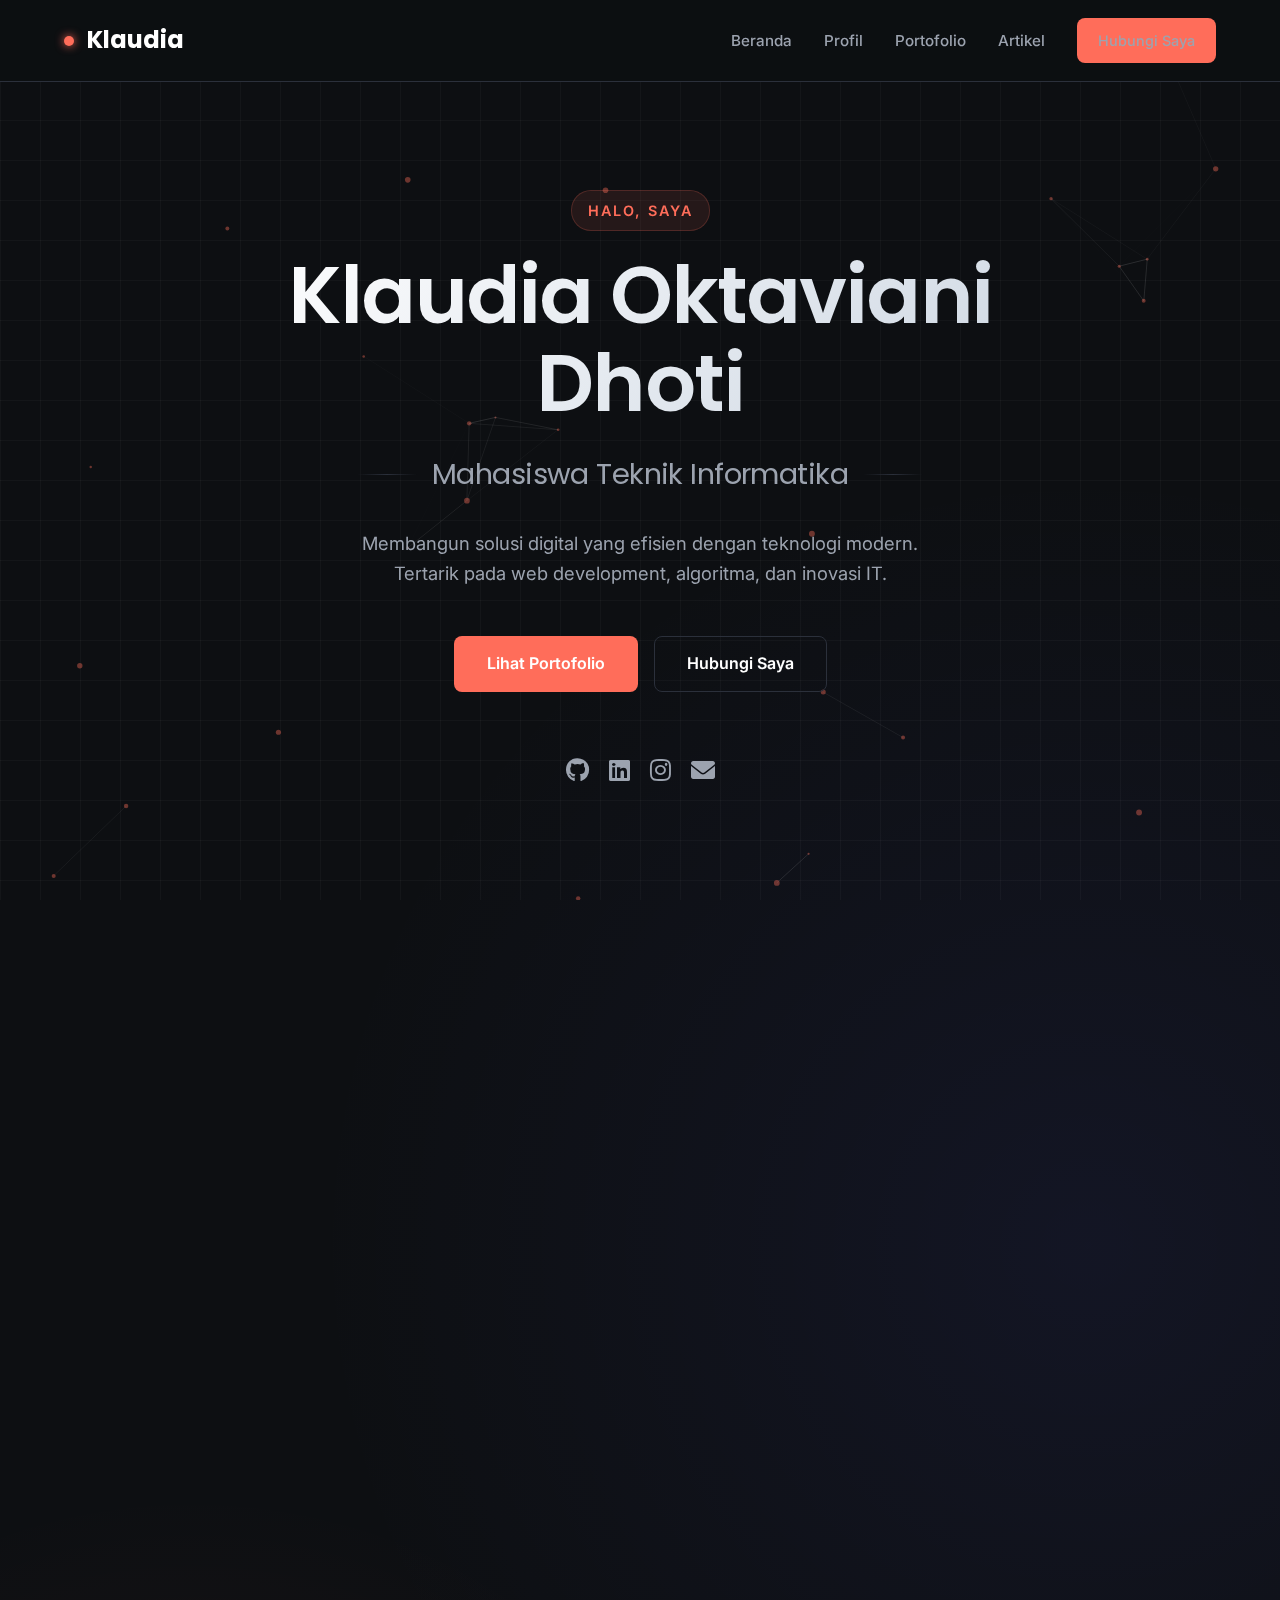
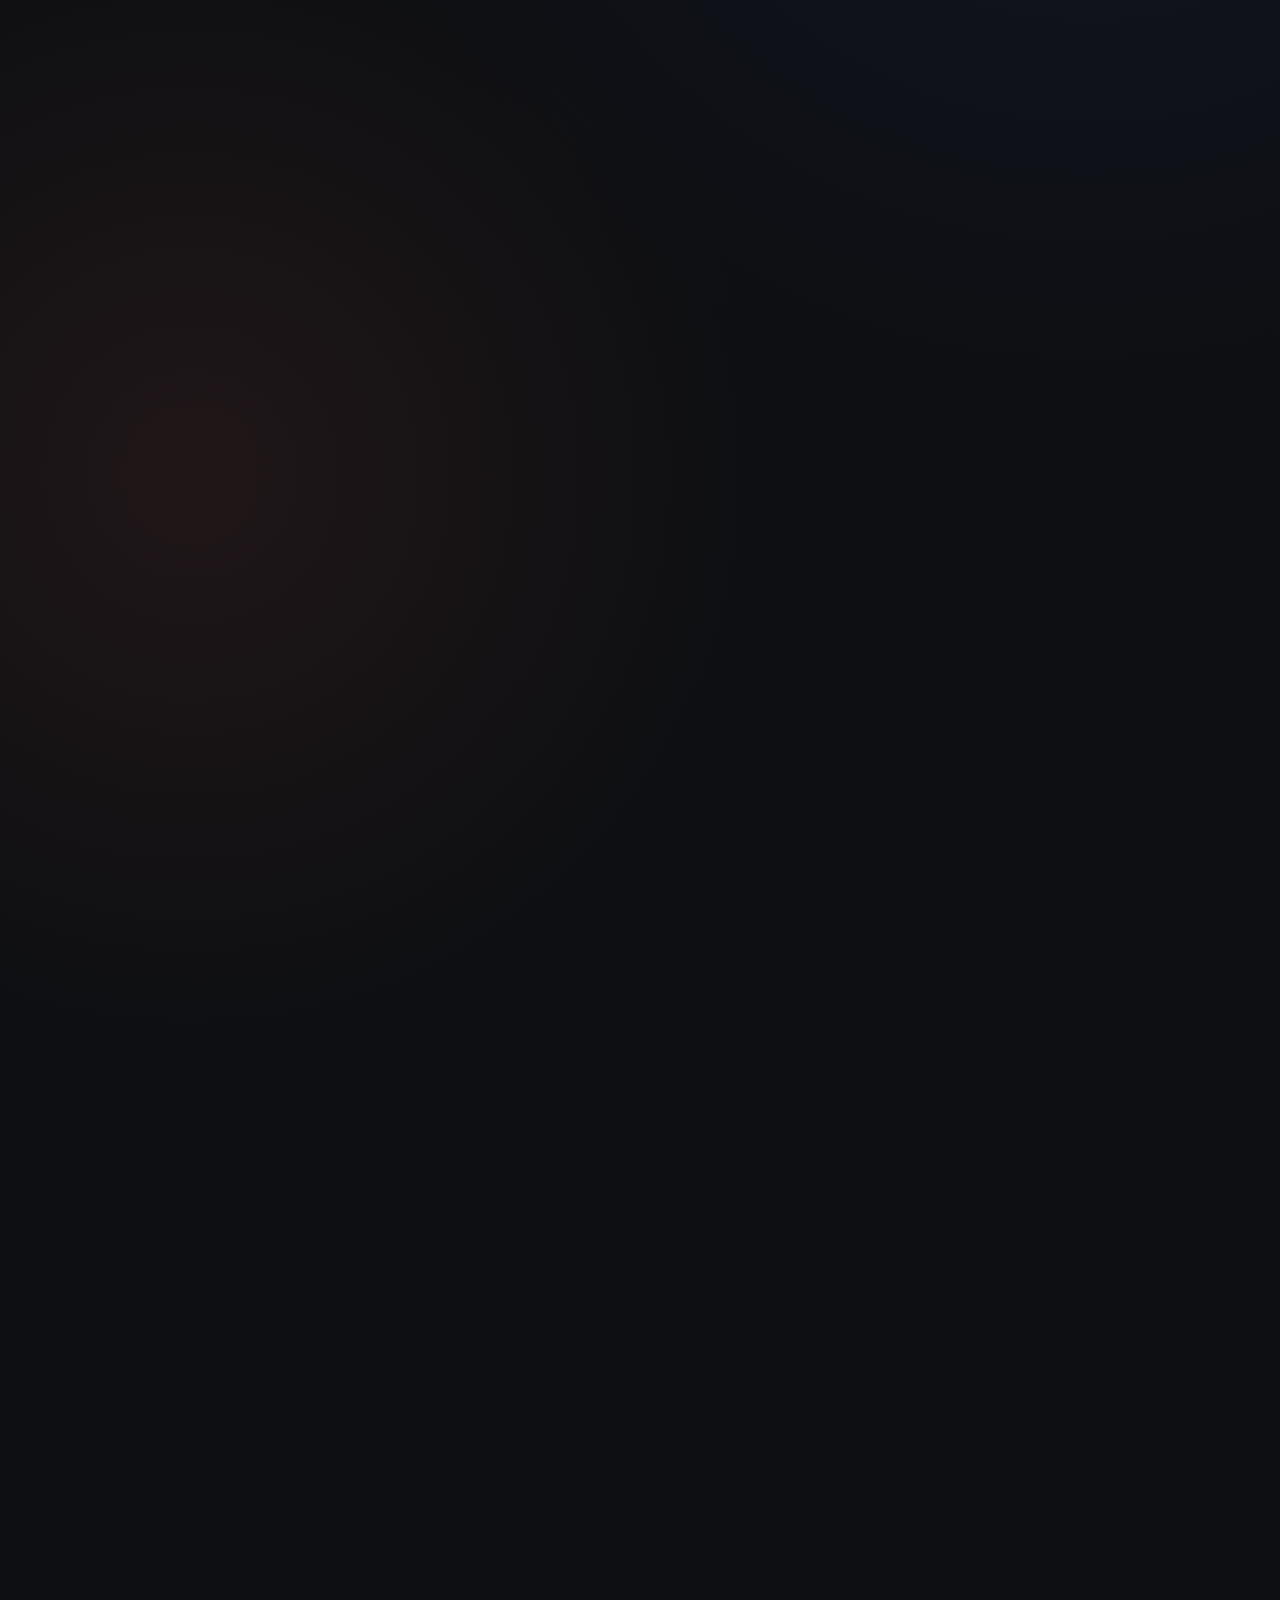
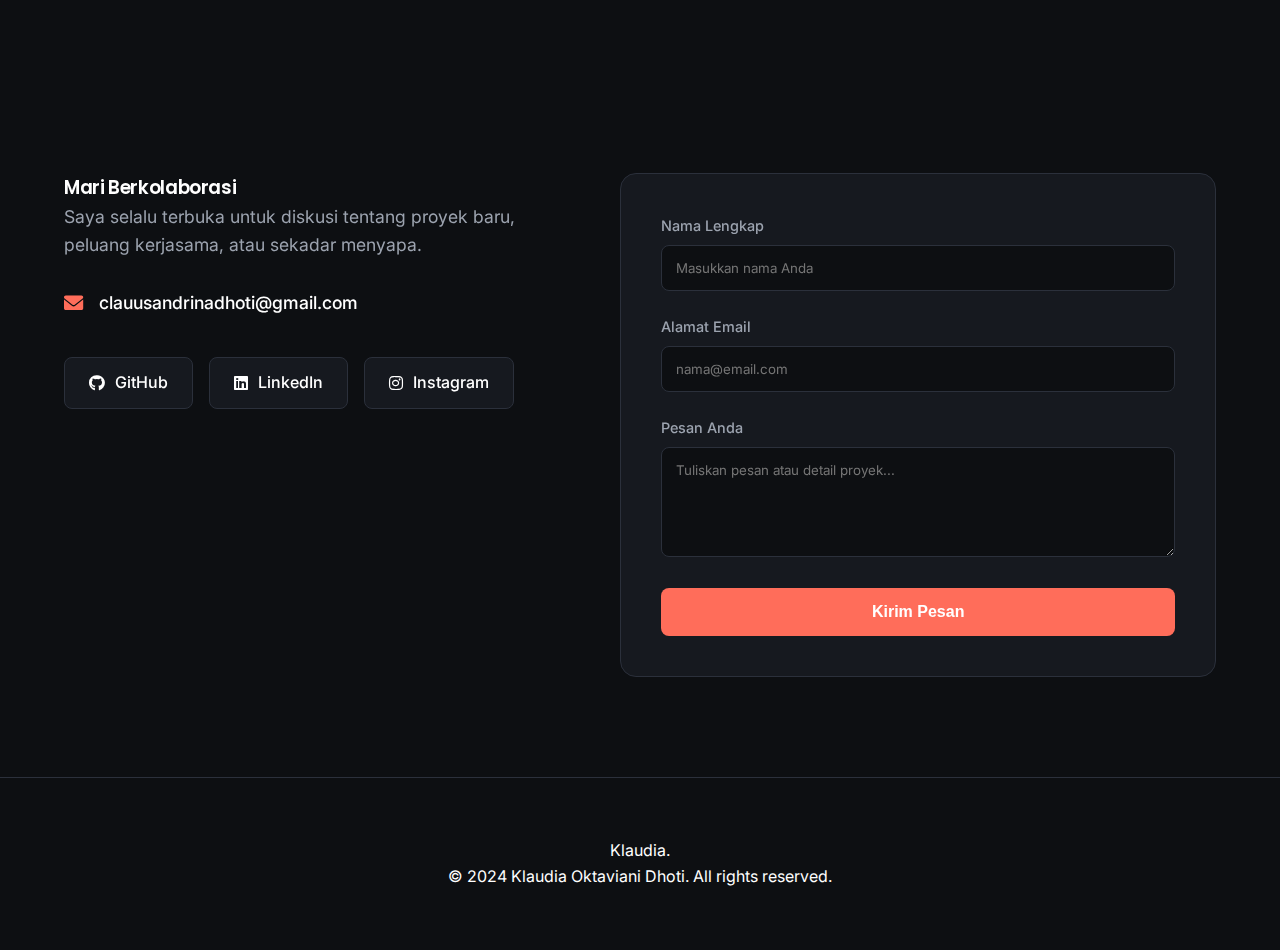
<file: index.html>
<!DOCTYPE html>
<html lang="id">

<head>
    <meta charset="UTF-8">
    <meta name="viewport" content="width=device-width, initial-scale=1.0">
    <title>Klaudia Oktaviani Dhoti | Mahasiswa Teknik Informatika</title>
    <meta name="description"
        content="Portofolio dan Website Pribadi Klaudia Oktaviani Dhoti, Mahasiswa Teknik Informatika Universitas Indonesia Timur.">
    <link rel="preconnect" href="https://fonts.googleapis.com">
    <link rel="preconnect" href="https://fonts.gstatic.com" crossorigin>
    <link
        href="https://fonts.googleapis.com/css2?family=Inter:wght@300;400;500;600&family=Poppins:wght@500;600;700&display=swap"
        rel="stylesheet">
    <link rel="stylesheet" href="style.css">
    <link rel="stylesheet" href="https://cdnjs.cloudflare.com/ajax/libs/font-awesome/6.0.0/css/all.min.css">
</head>

<body>

    <!-- Header / Navbar -->
    <header id="header">
        <div class="container">
            <a href="#home" class="logo">Klaudia<span class="dot"></span></a>
            <nav>
                <ul class="nav-links">
                    <li><a href="#home">Beranda</a></li>
                    <li><a href="#about">Profil</a></li>
                    <li><a href="#portfolio">Portofolio</a></li>
                    <li><a href="#blog">Artikel</a></li>
                    <li><a href="#contact" class="btn btn-primary">Hubungi Saya</a></li>
                </ul>
                <div class="hamburger">
                    <i class="fas fa-bars"></i>
                </div>
            </nav>
        </div>
    </header>

    <!-- Hero Section -->
    <section id="home" class="hero">
        <div class="container hero-content">
            <span class="greeting">Halo, saya</span>
            <h1 class="name">Klaudia Oktaviani Dhoti</h1>
            <h2 class="role">Mahasiswa Teknik Informatika</h2>
            <p class="description">
                Membangun solusi digital yang efisien dengan teknologi modern. Tertarik pada web development, algoritma,
                dan inovasi IT.
            </p>
            <div class="hero-buttons">
                <a href="#portfolio" class="btn btn-primary">Lihat Portofolio</a>
                <a href="#contact" class="btn btn-outline">Hubungi Saya</a>
            </div>

            <!-- Social Links in Hero -->
            <div class="social-links">
                <a href="#"><i class="fab fa-github"></i></a>
                <a href="#"><i class="fab fa-linkedin"></i></a>
                <a href="#"><i class="fab fa-instagram"></i></a>
                <a href="mailto:clauusandrinadhoti@gmail.com"><i class="fas fa-envelope"></i></a>
            </div>
        </div>
        <div class="hero-background-elements">
            <!-- Canvas will be injected here by script.js -->
        </div>
    </section>

    <!-- Profile Section -->
    <section id="about" class="section">
        <div class="container">
            <h2 class="section-title">Tentang Saya</h2>
            <div class="about-grid">
                <div class="about-card profile-card">
                    <h3>Profil Singkat</h3>
                    <ul>
                        <li><i class="fas fa-user-graduate"></i> <strong>Mahasiswa:</strong> Teknik Informatika</li>
                        <li><i class="fas fa-university"></i> <strong>Fakultas:</strong> Ilmu Komputer</li>
                        <li><i class="fas fa-school"></i> <strong>Universitas:</strong> Universitas Indonesia Timur</li>
                    </ul>
                    <p class="about-text">
                        Saya adalah seorang mahasiswa yang memiliki semangat tinggi dalam mempelajari dunia IT.
                        Saya percaya bahwa teknologi dapat mempermudah kehidupan dan meningkatkan produktivitas.
                    </p>
                </div>

                <div class="about-card skills-card">
                    <h3>Keahlian & Minat</h3>
                    <div class="skills-container">
                        <span class="skill-tag">HTML5 & CSS3</span>
                        <span class="skill-tag">JavaScript / ES6+</span>
                        <span class="skill-tag">C++</span>
                        <span class="skill-tag">Python</span>
                        <span class="skill-tag">UI/UX Basics</span>
                        <span class="skill-tag">Networking</span>
                        <span class="skill-tag">Git & GitHub</span>
                    </div>
                </div>
            </div>
        </div>
    </section>

    <!-- Portfolio Section -->
    <section id="portfolio" class="section bg-alt">
        <div class="container">
            <h2 class="section-title">Galeri Portofolio</h2>
            <div class="portfolio-grid">
                <!-- Project 1 -->
                <div class="project-card">
                    <div class="project-image">
                        <div class="placeholder-img" style="background: linear-gradient(135deg, #ff6d5a, #5c62ff);">
                        </div>
                    </div>
                    <div class="project-info">
                        <h3>Sistem Reservasi Hotel</h3>
                        <p>Aplikasi desktop manajemen hotel yang efisien dengan fitur check-in/out otomatis.</p>
                        <div class="tech-stack">
                            <span>C++</span>
                            <span>CLI</span>
                            <span>File Handling</span>
                        </div>
                    </div>
                </div>

                <!-- Project 2 -->
                <div class="project-card">
                    <div class="project-image">
                        <div class="placeholder-img" style="background: linear-gradient(135deg, #24b47e, #5c62ff);">
                        </div>
                    </div>
                    <div class="project-info">
                        <h3>Website Landing Page</h3>
                        <p>Desain landing page modern dan responsif untuk personal branding.</p>
                        <div class="tech-stack">
                            <span>HTML</span>
                            <span>CSS</span>
                            <span>Responsive</span>
                        </div>
                    </div>
                </div>

                <!-- Project 3 -->
                <div class="project-card">
                    <div class="project-image">
                        <div class="placeholder-img" style="background: linear-gradient(135deg, #ff9f43, #ee5253);">
                        </div>
                    </div>
                    <div class="project-info">
                        <h3>Program Jaringan Client–Server</h3>
                        <p>Simulasi komunikasi data real-time menggunakan socket programming.</p>
                        <div class="tech-stack">
                            <span>Python</span>
                            <span>Socket API</span>
                            <span>Networking</span>
                        </div>
                    </div>
                </div>
            </div>
        </div>
    </section>

    <!-- Articles Section -->
    <section id="blog" class="section">
        <div class="container">
            <h2 class="section-title">Artikel Terbaru</h2>
            <div class="blog-grid">
                <article class="blog-card">
                    <span class="blog-category">Pemrograman</span>
                    <h3><a href="#">Pengalaman Belajar Pemrograman Jaringan</a></h3>
                    <p>Memahami bagaimana data dikirim melalui jaringan adalah fondasi penting bagi developer modern.
                    </p>
                    <a href="#" class="read-more">Baca Selengkapnya <i class="fas fa-arrow-right"></i></a>
                </article>

                <article class="blog-card">
                    <span class="blog-category">Tutorial</span>
                    <h3><a href="#">Dasar HTML dan CSS untuk Pemula</a></h3>
                    <p>Langkah awal membangun website yang terstruktur dan menarik secara visual.</p>
                    <a href="#" class="read-more">Baca Selengkapnya <i class="fas fa-arrow-right"></i></a>
                </article>

                <article class="blog-card">
                    <span class="blog-category">Karir IT</span>
                    <h3><a href="#">Kenapa Mahasiswa IT Perlu Portofolio?</a></h3>
                    <p>Pasar kerja teknologi sangat kompetitif. Lihat bagaimana portofolio bisa menjadi nilai tambah.
                    </p>
                    <a href="#" class="read-more">Baca Selengkapnya <i class="fas fa-arrow-right"></i></a>
                </article>
            </div>
        </div>
    </section>

    <!-- Contact Section -->
    <section id="contact" class="section bg-alt">
        <div class="container">
            <h2 class="section-title">Hubungi Saya</h2>
            <div class="contact-container">
                <div class="contact-info">
                    <h3>Mari Berkolaborasi</h3>
                    <p>Saya selalu terbuka untuk diskusi tentang proyek baru, peluang kerjasama, atau sekadar menyapa.
                    </p>

                    <div class="info-item">
                        <i class="fas fa-envelope"></i>
                        <span>clauusandrinadhoti@gmail.com</span>
                    </div>

                    <div class="social-links-large">
                        <a href="#" class="social-btn"><i class="fab fa-github"></i> GitHub</a>
                        <a href="#" class="social-btn"><i class="fab fa-linkedin"></i> LinkedIn</a>
                        <a href="#" class="social-btn"><i class="fab fa-instagram"></i> Instagram</a>
                    </div>
                </div>

                <form class="contact-form">
                    <div class="form-group">
                        <label for="name">Nama Lengkap</label>
                        <input type="text" id="name" placeholder="Masukkan nama Anda" required>
                    </div>
                    <div class="form-group">
                        <label for="email">Alamat Email</label>
                        <input type="email" id="email" placeholder="nama@email.com" required>
                    </div>
                    <div class="form-group">
                        <label for="message">Pesan Anda</label>
                        <textarea id="message" rows="5" placeholder="Tuliskan pesan atau detail proyek..."
                            required></textarea>
                    </div>
                    <button type="submit" class="btn btn-primary btn-block">Kirim Pesan</button>
                </form>
            </div>
        </div>
    </section>

    <!-- Footer -->
    <footer>
        <div class="container">
            <div class="footer-logo">Klaudia<span>.</span></div>
            <p>&copy; 2024 Klaudia Oktaviani Dhoti. All rights reserved.</p>
        </div>
    </footer>

    <script src="script.js"></script>
</body>

</html>
</file>
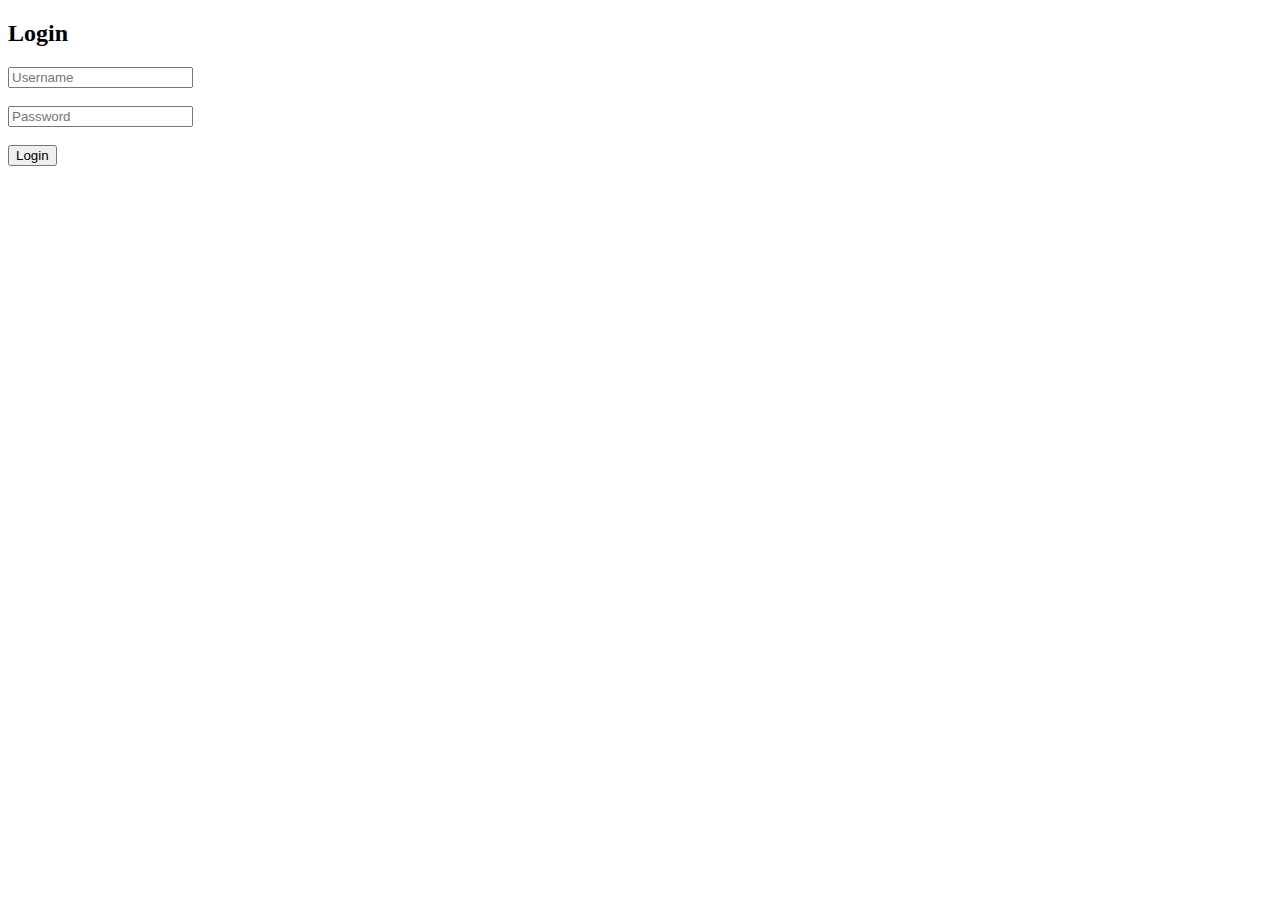
<file: Kumpulan Tugas Phython/tgs akhir/Pjbl/index.html>
<!DOCTYPE html>
<html>
<head>
    <title>Login Monitor</title>
    <script src="https://cdn.socket.io/4.5.0/socket.io.min.js"></script>
</head>
<body>

<h2>Login</h2>

<input id="user" placeholder="Username"><br><br>
<input id="pass" type="password" placeholder="Password"><br><br>
<button onclick="login()">Login</button>

<h3 id="status"></h3>
<h2 id="cpu"></h2>

<script>
const socket = io();

function login() {
    fetch("/login", {
        method: "POST",
        headers: {"Content-Type": "application/json"},
        body: JSON.stringify({
            username: document.getElementById("user").value,
            password: document.getElementById("pass").value
        })
    })
    .then(res => res.json())
    .then(data => {
        if (data.status === "ok") {
            document.getElementById("status").innerHTML = "Login Berhasil";
        } else {
            document.getElementById("status").innerHTML = "Login Gagal";
        }
    });
}

socket.on("update", function(data) {
    document.getElementById("cpu").innerHTML =
        "CPU Usage: " + data.cpu + "%";
});
</script>

</body>
</html>
</file>
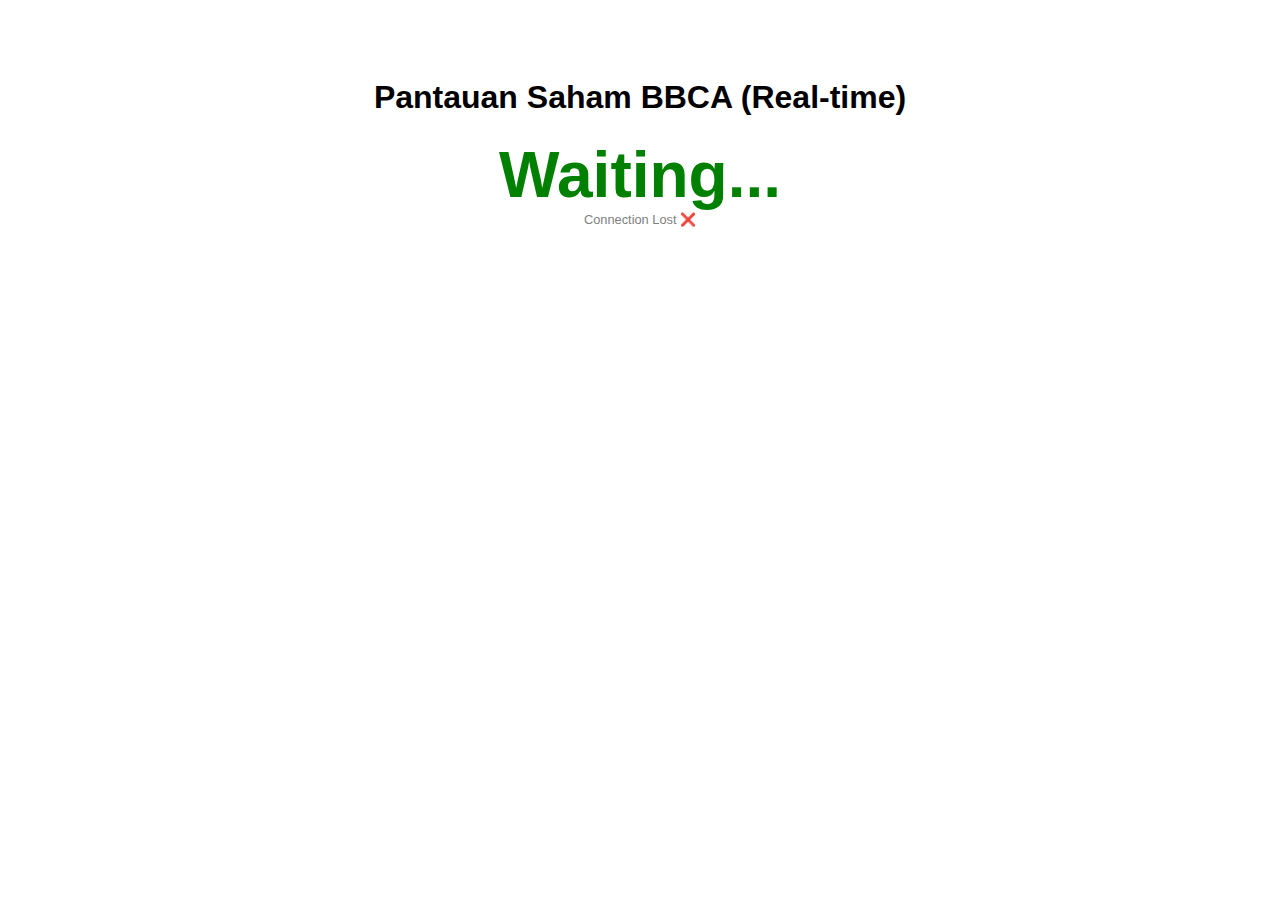
<file: Kumpulan Tugas Phython/cmd/live saham ticker/dashboard.html>
<!DOCTYPE html>
<html>
<head>
    <title>Live Stock Dashboard</title>
    <style>
        body { font-family: sans-serif; text-align: center; padding: 50px; }
        #price-box { font-size: 4em; font-weight: bold; color: green; }
        .log { color: gray; font-size: 0.8em; }
    </style>
</head>
<body>
    <h1>Pantauan Saham BBCA (Real-time)</h1>
    <div id="price-box">Waiting...</div>
    <div id="status" class="log">Disconnected</div>

    <script>
        // 1. Buka Koneksi ke Server Python
        const socket = new WebSocket('ws://localhost:6789');

        socket.onopen = function(e) {
            document.getElementById("status").textContent = "Connected to Server ✅";
        };

        socket.onmessage = function(event) {
            // 2. Terima Data JSON
            const data = JSON.parse(event.data);

            // Cek apakah ini data harga
            if(data.price) {
                const display = `Rp ${data.price}`;
                document.getElementById("price-box").textContent = display;

                // Efek visual sederhana (Warna berubah acak)
                document.getElementById("price-box").style.color = 
                    data.price > 8250 ? "green" : "red";
            }
        };

        socket.onclose = function(event) {
            document.getElementById("status").textContent = "Connection Lost ❌";
        };
    </script>
</body>
</html>
</file>
<file: style.css>
/* CSS Reset & Variables */
:root {
    --bg-color: #0d0f12;
    /* Deep n8n dark */
    --bg-alt: #16191f;
    /* Lighter card bg */
    --text-main: #ffffff;
    --text-muted: #9ca3af;
    --primary: #ff6d5a;
    /* n8n Coral Accent */
    --primary-hover: #ff8f7e;
    --secondary: #24b47e;
    /* Success Green often used in flows */
    --accent: #5c62ff;
    /* Blue/Purple accent */
    --border-color: #2b303b;
    --glass-bg: rgba(22, 25, 31, 0.7);
    --transition: cubic-bezier(0.25, 0.46, 0.45, 0.94) 0.3s;
    --font-heading: 'Poppins', sans-serif;
    --font-body: 'Inter', sans-serif;
    --gradient-text: linear-gradient(135deg, #ffffff 0%, #cbd5e1 100%);
}

* {
    margin: 0;
    padding: 0;
    box-sizing: border-box;
    scroll-behavior: smooth;
    selection-background-color: var(--primary);
    selection-color: white;
}

body {
    font-family: var(--font-body);
    background-color: var(--bg-color);
    background-image:
        radial-gradient(circle at 15% 50%, rgba(255, 109, 90, 0.08), transparent 25%),
        radial-gradient(circle at 85% 30%, rgba(92, 98, 255, 0.08), transparent 25%);
    color: var(--text-main);
    line-height: 1.6;
    overflow-x: hidden;
    -webkit-font-smoothing: antialiased;
}

/* Background Grid Pattern - n8n style */
body::before {
    content: "";
    position: fixed;
    top: 0;
    left: 0;
    width: 100%;
    height: 100%;
    background-image:
        linear-gradient(rgba(255, 255, 255, 0.03) 1px, transparent 1px),
        linear-gradient(90deg, rgba(255, 255, 255, 0.03) 1px, transparent 1px);
    background-size: 40px 40px;
    pointer-events: none;
    z-index: -1;
}

/* Typography */
h1,
h2,
h3,
h4,
h5,
h6 {
    font-family: var(--font-heading);
    font-weight: 600;
    color: #fff;
    letter-spacing: -0.02em;
}

a {
    text-decoration: none;
    color: inherit;
    transition: var(--transition);
}

ul {
    list-style: none;
}

/* Utilities */
.container {
    max-width: 1200px;
    margin: 0 auto;
    padding: 0 24px;
}

.section {
    padding: 100px 0;
}

.section-title {
    font-size: 3rem;
    text-align: center;
    margin-bottom: 80px;
    position: relative;
    background: var(--gradient-text);
    -webkit-background-clip: text;
    -webkit-text-fill-color: transparent;
    display: inline-block;
    left: 50%;
    transform: translateX(-50%);
}

.bg-alt {
    position: relative;
}

/* n8n Style Buttons */
.btn {
    display: inline-flex;
    align-items: center;
    justify-content: center;
    padding: 14px 32px;
    border-radius: 8px;
    /* Slightly rounded, not pill */
    font-weight: 600;
    font-size: 1rem;
    cursor: pointer;
    transition: all 0.2s ease;
    border: 1px solid transparent;
}

.btn-primary {
    background-color: var(--primary);
    color: white;
}

.btn-primary:hover {
    background-color: var(--primary-hover);
    transform: translateY(-2px);
    box-shadow: 0 4px 20px rgba(255, 109, 90, 0.3);
}

.btn-outline {
    background: transparent;
    border: 1px solid var(--border-color);
    color: var(--text-main);
}

.btn-outline:hover {
    border-color: var(--text-main);
    background: rgba(255, 255, 255, 0.05);
}

.btn-block {
    display: flex;
    width: 100%;
}

/* Header */
header {
    position: fixed;
    top: 0;
    width: 100%;
    z-index: 1000;
    padding: 18px 0;
    background: rgba(13, 15, 18, 0.8);
    backdrop-filter: blur(12px);
    border-bottom: 1px solid var(--border-color);
}

header .container {
    display: flex;
    justify-content: space-between;
    align-items: center;
}

.logo {
    font-family: var(--font-heading);
    font-size: 1.5rem;
    font-weight: 700;
    display: flex;
    align-items: center;
    gap: 5px;
}

.logo span {
    color: var(--primary);
}

/* Node/Workflow decorative dot for logo */
.logo::before {
    content: '';
    display: inline-block;
    width: 10px;
    height: 10px;
    background: var(--primary);
    border-radius: 50%;
    box-shadow: 0 0 10px var(--primary);
    margin-right: 8px;
}

.nav-links {
    display: flex;
    gap: 32px;
    align-items: center;
}

.nav-links a {
    font-size: 0.95rem;
    font-weight: 500;
    color: var(--text-muted);
}

.nav-links a:hover,
.nav-links a.active {
    color: var(--text-main);
}

.nav-links .btn-primary {
    padding: 10px 20px;
    font-size: 0.9rem;
}

.hamburger {
    display: none;
    font-size: 1.5rem;
    cursor: pointer;
    color: var(--text-main);
}

/* Hero Section */
.hero {
    min-height: 100vh;
    display: flex;
    align-items: center;
    justify-content: center;
    position: relative;
    padding-top: 80px;
    text-align: center;
}

.hero-content {
    position: relative;
    z-index: 2;
    max-width: 900px;
    padding: 0 20px;
}

.greeting {
    display: inline-block;
    font-size: 0.9rem;
    font-weight: 600;
    color: var(--primary);
    text-transform: uppercase;
    letter-spacing: 2px;
    margin-bottom: 20px;
    background: rgba(255, 109, 90, 0.1);
    padding: 8px 16px;
    border-radius: 20px;
    border: 1px solid rgba(255, 109, 90, 0.2);
}

.hero .name {
    font-size: 5rem;
    line-height: 1.1;
    margin-bottom: 24px;
    background: var(--gradient-text);
    -webkit-background-clip: text;
    -webkit-text-fill-color: transparent;
}

.hero .role {
    font-size: 1.8rem;
    font-weight: 400;
    color: var(--text-muted);
    margin-bottom: 32px;
    display: flex;
    align-items: center;
    justify-content: center;
    gap: 15px;
}

/* Workflow connecting line visual */
.hero .role::before,
.hero .role::after {
    content: '';
    height: 1px;
    width: 60px;
    background: linear-gradient(90deg, transparent, var(--border-color), transparent);
}

.hero .description {
    font-size: 1.15rem;
    color: var(--text-muted);
    margin: 0 auto 48px;
    max-width: 600px;
}

.hero-buttons {
    display: flex;
    gap: 16px;
    justify-content: center;
    margin-bottom: 60px;
}

/* Animated Workflow Background Simulation */
.workflow-bg {
    position: absolute;
    top: 50%;
    left: 50%;
    transform: translate(-50%, -50%);
    width: 100%;
    height: 100%;
    z-index: 0;
    pointer-events: none;
    opacity: 0.4;
    overflow: hidden;
}

/* Social Links */
.social-links {
    display: flex;
    gap: 20px;
    justify-content: center;
}

.social-links a {
    font-size: 1.5rem;
    color: var(--text-muted);
}

.social-links a:hover {
    color: var(--primary);
    transform: translateY(-3px);
}

/* About Section */
.about-grid {
    display: grid;
    grid-template-columns: 1fr 1fr;
    gap: 30px;
}

.about-card {
    background: var(--bg-alt);
    border: 1px solid var(--border-color);
    padding: 40px;
    border-radius: 16px;
    transition: var(--transition);
    position: relative;
    overflow: hidden;
}

/* Card Hover Glow */
.about-card::after {
    content: "";
    position: absolute;
    top: 0;
    left: 0;
    right: 0;
    bottom: 0;
    border-radius: 16px;
    background: radial-gradient(800px circle at var(--mouse-x, 50%) var(--mouse-y, 50%), rgba(255, 255, 255, 0.06), transparent 40%);
    opacity: 0;
    transition: opacity 0.3s;
    pointer-events: none;
}

.about-card:hover::after {
    opacity: 1;
}

.about-card:hover {
    transform: translateY(-5px);
    border-color: var(--primary);
    box-shadow: 0 10px 40px -10px rgba(0, 0, 0, 0.5);
}

.about-card h3 {
    margin-bottom: 24px;
    font-size: 1.4rem;
    display: flex;
    align-items: center;
    gap: 10px;
}

.about-card ul li {
    margin-bottom: 16px;
    display: flex;
    align-items: center;
    gap: 12px;
    color: var(--text-muted);
    font-weight: 500;
}

.about-card ul li i {
    color: var(--primary);
    background: rgba(255, 109, 90, 0.1);
    padding: 8px;
    border-radius: 6px;
    font-size: 0.9rem;
}

.skills-container {
    display: flex;
    flex-wrap: wrap;
    gap: 10px;
}

.skill-tag {
    background: transparent;
    color: var(--text-main);
    padding: 8px 16px;
    border-radius: 6px;
    font-size: 0.9rem;
    font-weight: 500;
    border: 1px solid var(--border-color);
    transition: var(--transition);
}

.skill-tag:hover {
    border-color: var(--primary);
    background: rgba(255, 109, 90, 0.05);
    color: var(--primary);
}

/* Portfolio Section */
.portfolio-grid {
    display: grid;
    grid-template-columns: repeat(auto-fit, minmax(350px, 1fr));
    gap: 24px;
}

.project-card {
    background: var(--bg-alt);
    border-radius: 12px;
    overflow: hidden;
    border: 1px solid var(--border-color);
    transition: var(--transition);
    display: flex;
    flex-direction: column;
}

.project-card:hover {
    transform: translateY(-5px);
    border-color: var(--text-muted);
}

.project-image {
    height: 220px;
    background: #20242c;
    position: relative;
    overflow: hidden;
}

/* "Node Connection" overlay for project images */
.project-image::before {
    content: '';
    position: absolute;
    inset: 0;
    background-image: radial-gradient(var(--border-color) 1px, transparent 1px);
    background-size: 20px 20px;
    opacity: 0.5;
}

.placeholder-img {
    width: 100%;
    height: 100%;
    opacity: 0.8;
}

.project-info {
    padding: 24px;
    flex: 1;
    display: flex;
    flex-direction: column;
}

.project-info h3 {
    margin-bottom: 12px;
    font-size: 1.25rem;
}

.project-info p {
    color: var(--text-muted);
    margin-bottom: 24px;
    font-size: 0.95rem;
    flex-grow: 1;
}

.tech-stack {
    display: flex;
    gap: 8px;
    flex-wrap: wrap;
}

.tech-stack span {
    font-size: 0.75rem;
    color: var(--text-main);
    background: rgba(255, 255, 255, 0.05);
    padding: 4px 10px;
    border-radius: 4px;
    border: 1px solid var(--border-color);
}

/* Blog Section */
.blog-grid {
    display: grid;
    grid-template-columns: repeat(auto-fit, minmax(320px, 1fr));
    gap: 24px;
}

.blog-card {
    background: var(--bg-alt);
    padding: 32px;
    border-radius: 12px;
    border: 1px solid var(--border-color);
    transition: var(--transition);
    position: relative;
}

.blog-card:hover {
    border-color: var(--primary);
}

.blog-category {
    font-size: 0.75rem;
    text-transform: uppercase;
    color: var(--primary);
    font-weight: 700;
    letter-spacing: 1px;
    display: inline-block;
    margin-bottom: 16px;
    background: rgba(255, 109, 90, 0.1);
    padding: 4px 10px;
    border-radius: 4px;
}

.blog-card h3 {
    margin-bottom: 16px;
    line-height: 1.4;
    font-size: 1.4rem;
}

.blog-card p {
    color: var(--text-muted);
    margin-bottom: 24px;
}

.read-more {
    font-size: 0.9rem;
    font-weight: 600;
    color: var(--text-main);
    display: inline-flex;
    align-items: center;
    gap: 8px;
    transition: gap 0.2s;
}

.read-more:hover {
    gap: 12px;
    color: var(--primary);
}

/* Contact Section */
.contact-container {
    display: grid;
    grid-template-columns: 1fr 1.2fr;
    gap: 60px;
    background: transparent;
}

.contact-info p {
    color: var(--text-muted);
    margin-bottom: 30px;
    font-size: 1.1rem;
}

.info-item {
    display: flex;
    align-items: center;
    gap: 16px;
    margin-bottom: 24px;
    font-size: 1.1rem;
    font-weight: 500;
}

.info-item i {
    color: var(--primary);
    font-size: 1.2rem;
}

.social-links-large {
    margin-top: 40px;
    display: flex;
    gap: 16px;
    flex-wrap: wrap;
}

.social-btn {
    display: flex;
    align-items: center;
    gap: 10px;
    padding: 12px 24px;
    background: var(--bg-alt);
    border: 1px solid var(--border-color);
    border-radius: 8px;
    color: var(--text-main);
    font-weight: 500;
    transition: var(--transition);
}

.social-btn:hover {
    border-color: var(--primary);
    color: var(--primary);
    background: rgba(255, 109, 90, 0.05);
}

.contact-form {
    background: var(--bg-alt);
    padding: 40px;
    border-radius: 16px;
    border: 1px solid var(--border-color);
}

.contact-form .form-group {
    margin-bottom: 24px;
}

.contact-form label {
    display: block;
    margin-bottom: 8px;
    color: var(--text-muted);
    font-size: 0.9rem;
    font-weight: 500;
}

.contact-form input,
.contact-form textarea {
    width: 100%;
    padding: 14px;
    background: var(--bg-color);
    border: 1px solid var(--border-color);
    border-radius: 8px;
    color: var(--text-main);
    font-family: var(--font-body);
    transition: var(--transition);
}

.contact-form input:focus,
.contact-form textarea:focus {
    outline: none;
    border-color: var(--primary);
    box-shadow: 0 0 0 4px rgba(255, 109, 90, 0.1);
}

/* Hero Background for Canvas */
.hero-background-elements {
    position: absolute;
    top: 0;
    left: 0;
    width: 100%;
    height: 100%;
    z-index: 1;
    pointer-events: none;
}

/* Footer */
footer {
    padding: 60px 0;
    text-align: center;
    border-top: 1px solid var(--border-color);
    background: var(--bg-color);
}

/* Responsive */
@media (max-width: 992px) {
    .section-title {
        font-size: 2.5rem;
    }

    .hero .name {
        font-size: 3.5rem;
    }

    .contact-container {
        grid-template-columns: 1fr;
    }

    .about-grid {
        grid-template-columns: 1fr;
    }
}

@media (max-width: 768px) {
    .nav-links {
        position: fixed;
        right: -100%;
        top: 60px;
        flex-direction: column;
        background: var(--bg-alt);
        width: 100%;
        padding: 40px 20px;
        transition: 0.3s cubic-bezier(0.4, 0, 0.2, 1);
        border-bottom: 1px solid var(--border-color);
        box-shadow: 0 20px 40px rgba(0, 0, 0, 0.5);
    }

    .nav-links.active {
        right: 0;
    }

    .hamburger {
        display: block;
    }

    .hero .name {
        font-size: 2.8rem;
    }

    .social-links-large {
        flex-direction: column;
    }

    .social-btn {
        justify-content: center;
    }
}
</file>
